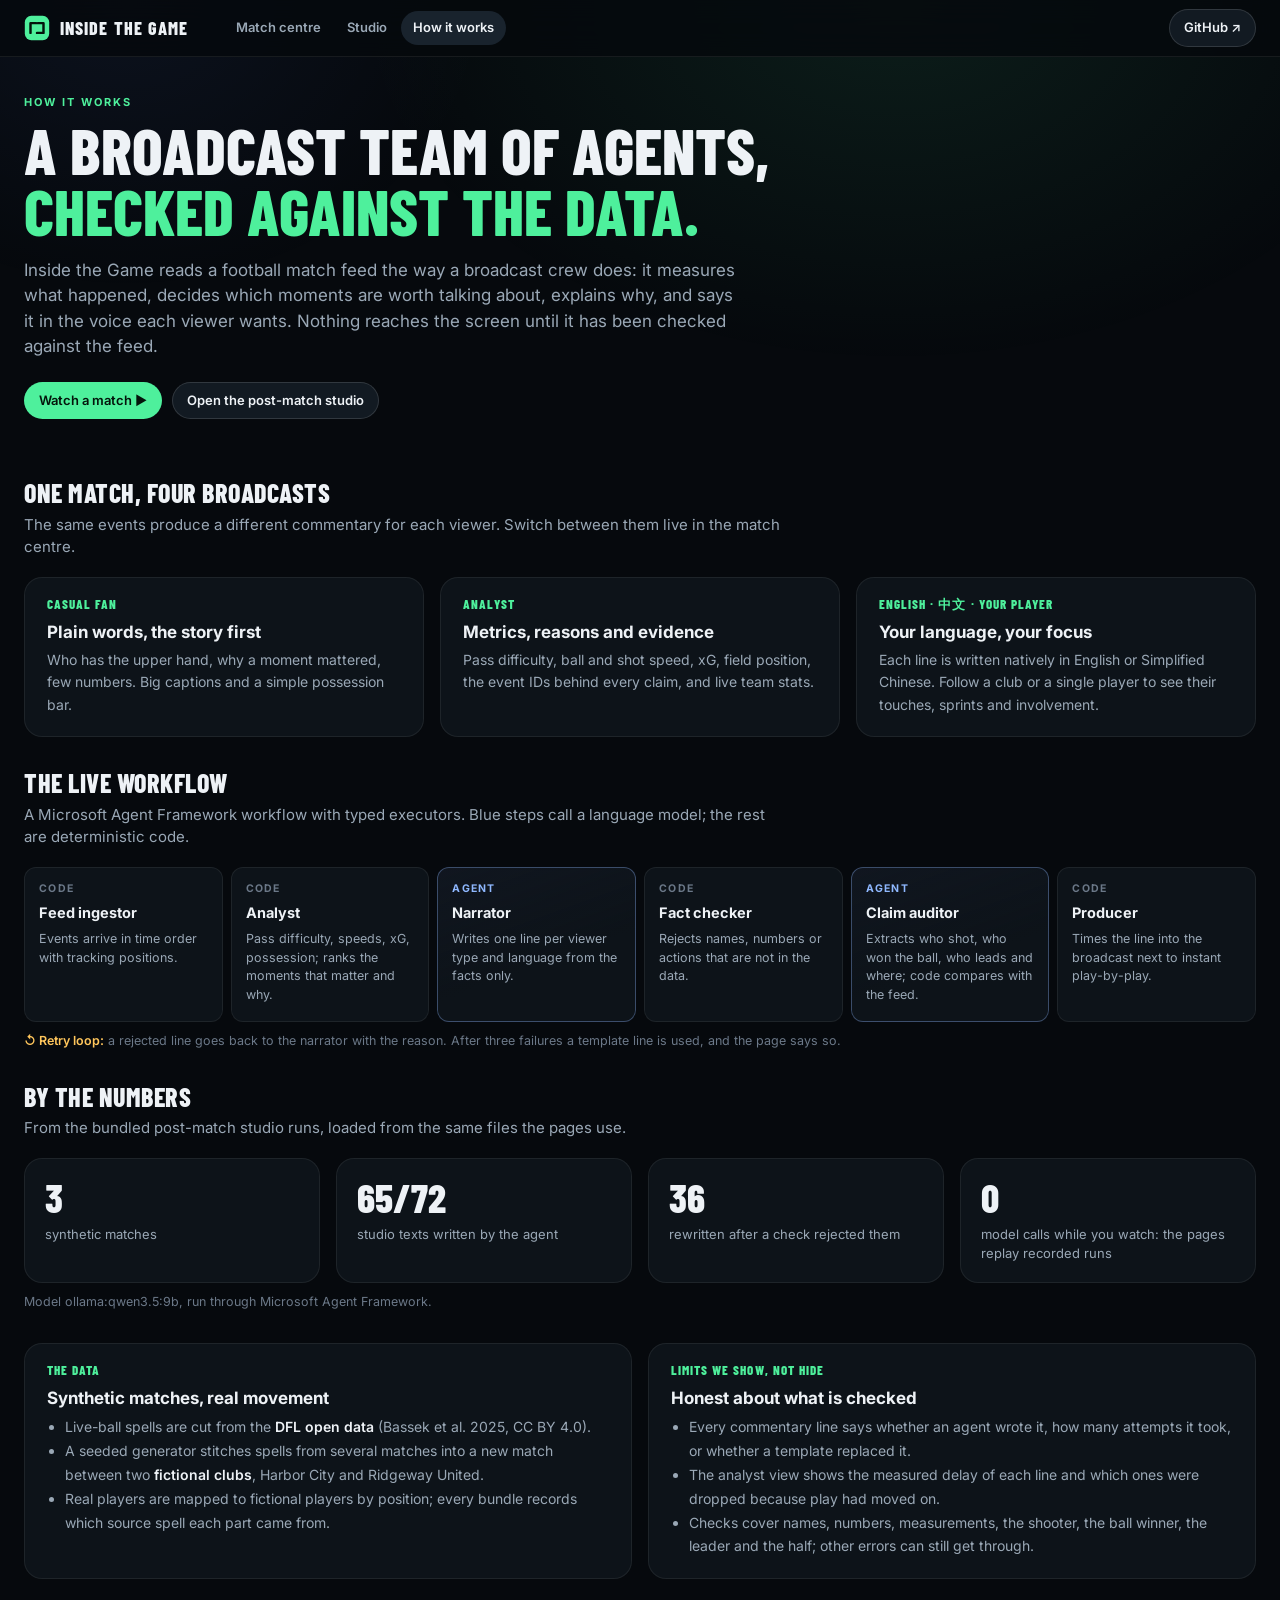
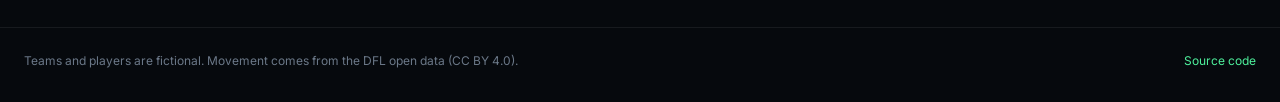
<file: docs/about.html>
<!doctype html>
<html lang="en"><head><meta charset="utf-8"><meta name="viewport" content="width=device-width,initial-scale=1">
<title>Inside the Game · How It Works</title>
<meta name="description" content="How Inside the Game turns a football feed into fact-checked, personalised live commentary with Microsoft Agent Framework workflows.">
<link rel="preconnect" href="https://fonts.googleapis.com"><link rel="preconnect" href="https://fonts.gstatic.com" crossorigin>
<link href="https://fonts.googleapis.com/css2?family=Barlow+Condensed:wght@600;700;800&family=Inter:wght@400;500;600;700&family=JetBrains+Mono:wght@500&display=swap" rel="stylesheet">
<link rel="stylesheet" href="./assets/theme.css">
<style>
.hero{padding:40px 0 28px;max-width:860px}
.hero h1{font:800 clamp(38px,5vw,64px)/.95 var(--display);text-transform:uppercase;margin:12px 0 16px}
.hero h1 em{font-style:normal;color:var(--accent)}
.hero p{color:var(--muted);font-size:17px;max-width:720px}
.hero .cta{display:flex;gap:10px;flex-wrap:wrap;margin-top:22px}
section.block{margin-top:var(--s6)}
.block>h2{font:800 26px/1.1 var(--display);text-transform:uppercase;letter-spacing:.02em;margin-bottom:6px}
.block>p.sub{color:var(--muted);margin-bottom:18px;max-width:760px}
.cols{display:grid;grid-template-columns:repeat(3,minmax(0,1fr));gap:var(--s4)}
.tile{background:var(--surface);border:1px solid var(--line);border-radius:var(--r-lg);padding:20px 22px}
.tile .k{font:800 13px/1 var(--display);letter-spacing:.08em;color:var(--accent)}
.tile h3{font:700 17px/1.3 var(--ui);margin:10px 0 6px}
.tile p{color:var(--muted);font-size:14px;line-height:1.6}
.flow{display:grid;grid-template-columns:repeat(6,minmax(0,1fr));gap:8px;counter-reset:s}
.step{position:relative;background:var(--surface);border:1px solid var(--line);border-radius:var(--r);padding:16px 14px}
.step.llm{border-color:rgba(143,184,255,.35);background:linear-gradient(160deg,rgba(143,184,255,.08),var(--surface) 60%)}
.step small{display:block;font:700 10.5px/1 var(--ui);letter-spacing:.12em;text-transform:uppercase;color:var(--dim)}
.step.llm small{color:var(--voice-an)}
.step b{display:block;font-size:14.5px;margin:8px 0 6px}
.step p{font-size:12.5px;color:var(--muted);line-height:1.5}
.loop{margin-top:10px;font-size:12.5px;color:var(--dim)}
.loop b{color:var(--warn);font-weight:600}
.facts{display:grid;grid-template-columns:repeat(4,minmax(0,1fr));gap:var(--s4)}
.fact{background:var(--surface);border:1px solid var(--line);border-radius:var(--r-lg);padding:18px 20px}
.fact b{display:block;font:800 40px/1 var(--display)}
.fact span{display:block;color:var(--muted);font-size:13px;margin-top:8px}
.two{display:grid;grid-template-columns:1fr 1fr;gap:var(--s4)}
ul.clean{margin:0;padding-left:18px;color:var(--muted);font-size:14px;line-height:1.7}
ul.clean b{color:var(--text);font-weight:600}
@media(max-width:1000px){.flow{grid-template-columns:repeat(3,minmax(0,1fr))}.facts{grid-template-columns:1fr 1fr}}
@media(max-width:720px){.cols,.two{grid-template-columns:1fr}.flow{grid-template-columns:1fr 1fr}.hero p{font-size:15.5px}}
</style></head>
<body>
<header class="nav"><div class="wrap">
  <a class="brand" href="./index.html"><svg viewBox="0 0 32 32" aria-hidden="true"><rect x="1" y="1" width="30" height="30" rx="8" fill="#4ef09c"/><path d="M8 22V10M8 10h7M24 10v12M17 10h7M16 22h8" stroke="#04140b" stroke-width="3" stroke-linecap="round" fill="none"/></svg><span>Inside the Game</span></a>
  <nav><a href="./index.html">Match centre</a><a href="./studio.html">Studio</a><a href="./about.html" aria-current="page">How it works</a></nav>
  <div class="right"><a class="btn" href="https://github.com/Wichai-pan/inside-the-game">GitHub ↗</a></div>
</div></header>

<main class="wrap">
<section class="hero">
  <div class="eyebrow">How it works</div>
  <h1>A broadcast team of agents, <em>checked against the data.</em></h1>
  <p>Inside the Game reads a football match feed the way a broadcast crew does: it measures what happened, decides which moments are worth talking about, explains why, and says it in the voice each viewer wants. Nothing reaches the screen until it has been checked against the feed.</p>
  <div class="cta"><a class="btn primary" href="./index.html">Watch a match ▶</a><a class="btn" href="./studio.html">Open the post-match studio</a></div>
</section>

<section class="block">
  <h2>One match, four broadcasts</h2>
  <p class="sub">The same events produce a different commentary for each viewer. Switch between them live in the match centre.</p>
  <div class="cols">
    <div class="tile"><div class="k">CASUAL FAN</div><h3>Plain words, the story first</h3><p>Who has the upper hand, why a moment mattered, few numbers. Big captions and a simple possession bar.</p></div>
    <div class="tile"><div class="k">ANALYST</div><h3>Metrics, reasons and evidence</h3><p>Pass difficulty, ball and shot speed, xG, field position, the event IDs behind every claim, and live team stats.</p></div>
    <div class="tile"><div class="k">ENGLISH · 中文 · YOUR PLAYER</div><h3>Your language, your focus</h3><p>Each line is written natively in English or Simplified Chinese. Follow a club or a single player to see their touches, sprints and involvement.</p></div>
  </div>
</section>

<section class="block">
  <h2>The live workflow</h2>
  <p class="sub">A Microsoft Agent Framework workflow with typed executors. Blue steps call a language model; the rest are deterministic code.</p>
  <div class="flow">
    <div class="step"><small>Code</small><b>Feed ingestor</b><p>Events arrive in time order with tracking positions.</p></div>
    <div class="step"><small>Code</small><b>Analyst</b><p>Pass difficulty, speeds, xG, possession; ranks the moments that matter and why.</p></div>
    <div class="step llm"><small>Agent</small><b>Narrator</b><p>Writes one line per viewer type and language from the facts only.</p></div>
    <div class="step"><small>Code</small><b>Fact checker</b><p>Rejects names, numbers or actions that are not in the data.</p></div>
    <div class="step llm"><small>Agent</small><b>Claim auditor</b><p>Extracts who shot, who won the ball, who leads and where; code compares with the feed.</p></div>
    <div class="step"><small>Code</small><b>Producer</b><p>Times the line into the broadcast next to instant play-by-play.</p></div>
  </div>
  <p class="loop"><b>↺ Retry loop:</b> a rejected line goes back to the narrator with the reason. After three failures a template line is used, and the page says so.</p>
</section>

<section class="block">
  <h2>By the numbers</h2>
  <p class="sub">From the bundled post-match studio runs, loaded from the same files the pages use.</p>
  <div class="facts" id="facts">
    <div class="fact"><b id="f-matches">–</b><span>synthetic matches</span></div>
    <div class="fact"><b id="f-texts">–</b><span>studio texts written by the agent</span></div>
    <div class="fact"><b id="f-retried">–</b><span>rewritten after a check rejected them</span></div>
    <div class="fact"><b>0</b><span>model calls while you watch: the pages replay recorded runs</span></div>
  </div>
  <p class="loop" id="f-model"></p>
</section>

<section class="block two">
  <div class="tile"><div class="k">THE DATA</div><h3>Synthetic matches, real movement</h3>
    <ul class="clean">
      <li>Live-ball spells are cut from the <b>DFL open data</b> (Bassek et al. 2025, CC BY 4.0).</li>
      <li>A seeded generator stitches spells from several matches into a new match between two <b>fictional clubs</b>, Harbor City and Ridgeway United.</li>
      <li>Real players are mapped to fictional players by position; every bundle records which source spell each part came from.</li>
    </ul></div>
  <div class="tile"><div class="k">LIMITS WE SHOW, NOT HIDE</div><h3>Honest about what is checked</h3>
    <ul class="clean">
      <li>Every commentary line says whether an agent wrote it, how many attempts it took, or whether a template replaced it.</li>
      <li>The analyst view shows the measured delay of each line and which ones were dropped because play had moved on.</li>
      <li>Checks cover names, numbers, measurements, the shooter, the ball winner, the leader and the half; other errors can still get through.</li>
    </ul></div>
</section>
</main>

<footer class="site"><div class="wrap"><span>Teams and players are fictional. Movement comes from the DFL open data (CC BY 4.0).</span><span><a href="https://github.com/Wichai-pan/inside-the-game">Source code</a></span></div></footer>
<script>
(async()=>{try{const si=await(await fetch('./synthetic/index.json')).json(),ms=si.matches||[];document.getElementById('f-matches').textContent=ms.length;
 const all=await Promise.all(ms.map(m=>fetch(`./synthetic/${m.id}-studio.json`).then(r=>r.json()).catch(()=>null)));const ps=all.filter(Boolean).map(s=>s.pipeline);if(!ps.length)return;
 const sum=k=>ps.reduce((a,p)=>a+(p[k]||0),0);document.getElementById('f-texts').textContent=`${sum('agent_texts')}/${sum('texts')}`;document.getElementById('f-retried').textContent=sum('retried');
 document.getElementById('f-model').textContent=`Model ${ps[0].model}, run through ${ps[0].framework}.`}catch(e){console.error(e)}})();
</script>
</body></html>
</file>
<file: docs/assets/theme.css>
/* Inside the Game: shared broadcast tokens and chrome */
:root{
  color-scheme:dark;
  --bg:#06090d;--surface:#0d1319;--surface-2:#121a22;--surface-3:#19232d;--surface-4:#212d39;
  --line:rgba(255,255,255,.07);--line-2:rgba(255,255,255,.13);
  --text:#eef2f6;--muted:#9aa8b6;--dim:#6b7888;
  --accent:#4ef09c;--accent-ink:#04140b;--accent-soft:rgba(78,240,156,.12);
  --live:#ff4b55;--voice-pbp:#eef2f6;--voice-an:#8fb8ff;--warn:#ffc65c;
  --home:#f4c56e;--away:#63c8d0;
  --r-sm:8px;--r:12px;--r-lg:18px;
  --s1:4px;--s2:8px;--s3:12px;--s4:16px;--s5:24px;--s6:32px;--s7:48px;
  --display:"Barlow Condensed","Arial Narrow","PingFang SC","Noto Sans SC",sans-serif;
  --ui:"Inter",-apple-system,BlinkMacSystemFont,"Segoe UI","PingFang SC","Noto Sans SC",sans-serif;
  --mono:"JetBrains Mono",ui-monospace,SFMono-Regular,Menlo,monospace;
  --shadow:0 18px 50px -20px rgba(0,0,0,.7);
}
*{box-sizing:border-box}
html{-webkit-text-size-adjust:100%}
body{margin:0;background:var(--bg);color:var(--text);font:15px/1.5 var(--ui);-webkit-font-smoothing:antialiased;overflow-x:hidden}
body::before{content:"";position:fixed;inset:0 0 auto 0;height:520px;pointer-events:none;z-index:-1;
  background:radial-gradient(60% 100% at 70% 0%,rgba(78,240,156,.09),transparent 70%),radial-gradient(40% 80% at 10% 0%,rgba(99,140,255,.07),transparent 70%)}
button,select,input{font:inherit;color:inherit}button{cursor:pointer}
a{color:var(--accent);text-decoration:none}a:hover{text-decoration:underline}
p{margin:0}h1,h2,h3{margin:0}
:focus-visible{outline:2px solid var(--accent);outline-offset:2px}
.wrap{max-width:1360px;margin:0 auto;padding:0 var(--s5)}
.num{font-variant-numeric:tabular-nums}

/* top navigation */
.nav{position:sticky;top:0;z-index:30;background:rgba(6,9,13,.82);backdrop-filter:blur(14px);-webkit-backdrop-filter:blur(14px);border-bottom:1px solid var(--line)}
.nav .wrap{display:flex;align-items:center;gap:var(--s5);height:56px}
.brand{display:flex;align-items:center;gap:10px;color:var(--text);font:800 18px/1 var(--display);letter-spacing:.06em;text-transform:uppercase;white-space:nowrap}
.brand:hover{text-decoration:none}
.brand svg{width:26px;height:26px;flex:none}
.nav nav{display:flex;gap:2px;margin-left:var(--s3)}
.nav nav a{color:var(--muted);font-size:13px;font-weight:600;padding:7px 12px;border-radius:99px;white-space:nowrap}
.nav nav a:hover{color:var(--text);text-decoration:none;background:var(--surface-2)}
.nav nav a[aria-current=page]{color:var(--text);background:var(--surface-3)}
.nav .right{margin-left:auto;display:flex;gap:var(--s2);align-items:center}

/* controls */
.seg{display:inline-flex;background:var(--surface-2);border:1px solid var(--line);border-radius:99px;padding:3px;gap:2px}
.seg button{border:0;background:transparent;color:var(--muted);padding:6px 12px;border-radius:99px;font-size:13px;font-weight:600;white-space:nowrap;transition:background .15s,color .15s}
.seg button:hover{color:var(--text)}
.seg button.active{background:var(--text);color:#0a0f14}
.select{appearance:none;-webkit-appearance:none;background:var(--surface-2) url("data:image/svg+xml,%3Csvg xmlns='http://www.w3.org/2000/svg' width='10' height='6'%3E%3Cpath d='M1 1l4 4 4-4' fill='none' stroke='%239aa8b6' stroke-width='1.6'/%3E%3C/svg%3E") no-repeat right 12px center;
  border:1px solid var(--line);border-radius:99px;padding:7px 32px 7px 14px;font-size:13px;font-weight:600;color:var(--text);max-width:100%;min-width:0}
.select:hover{border-color:var(--line-2)}
.select option,.select optgroup{background:#121a22;color:var(--text)}
.field-label{display:block;font-size:10.5px;font-weight:700;letter-spacing:.12em;text-transform:uppercase;color:var(--dim);margin-bottom:6px}
.btn{display:inline-flex;align-items:center;gap:8px;border:1px solid var(--line-2);background:var(--surface-2);color:var(--text);padding:8px 14px;border-radius:99px;font-size:13px;font-weight:600;white-space:nowrap}
.btn:hover{text-decoration:none;background:var(--surface-3)}
.btn.primary{background:var(--accent);color:var(--accent-ink);border-color:transparent}
.btn.primary:hover{background:#6ff5b0}

/* panels */
.card{background:var(--surface);border:1px solid var(--line);border-radius:var(--r-lg);overflow:hidden}
.card-h{display:flex;align-items:center;justify-content:space-between;gap:var(--s3);padding:14px 18px;border-bottom:1px solid var(--line)}
.card-h h2{font:700 13px/1.2 var(--ui);letter-spacing:.1em;text-transform:uppercase;color:var(--muted)}
.card-h .meta{font-size:12px;color:var(--dim)}
.eyebrow{font:700 11px/1 var(--ui);letter-spacing:.18em;text-transform:uppercase;color:var(--accent)}
.chip{display:inline-flex;align-items:center;gap:6px;font-size:11px;font-weight:700;letter-spacing:.06em;text-transform:uppercase;padding:4px 9px;border-radius:99px;border:1px solid var(--line-2);color:var(--muted);white-space:nowrap}
.chip.accent{border-color:rgba(78,240,156,.35);color:var(--accent);background:var(--accent-soft)}
.chip .dot{width:6px;height:6px;border-radius:50%;background:currentColor}
.scroll{overflow:auto;scrollbar-width:thin;scrollbar-color:var(--surface-4) transparent}

footer.site{border-top:1px solid var(--line);margin-top:var(--s7);padding:var(--s5) 0 var(--s6);color:var(--dim);font-size:12px}
footer.site .wrap{display:flex;justify-content:space-between;gap:var(--s4);flex-wrap:wrap}

@media(max-width:720px){
  .wrap{padding:0 16px}
  .nav .wrap{gap:var(--s3)}
  .nav nav{margin-left:0}
  .nav nav a{padding:6px 9px;font-size:12px}
  .brand span{display:none}
  .nav .right{display:none}
}
</file>
